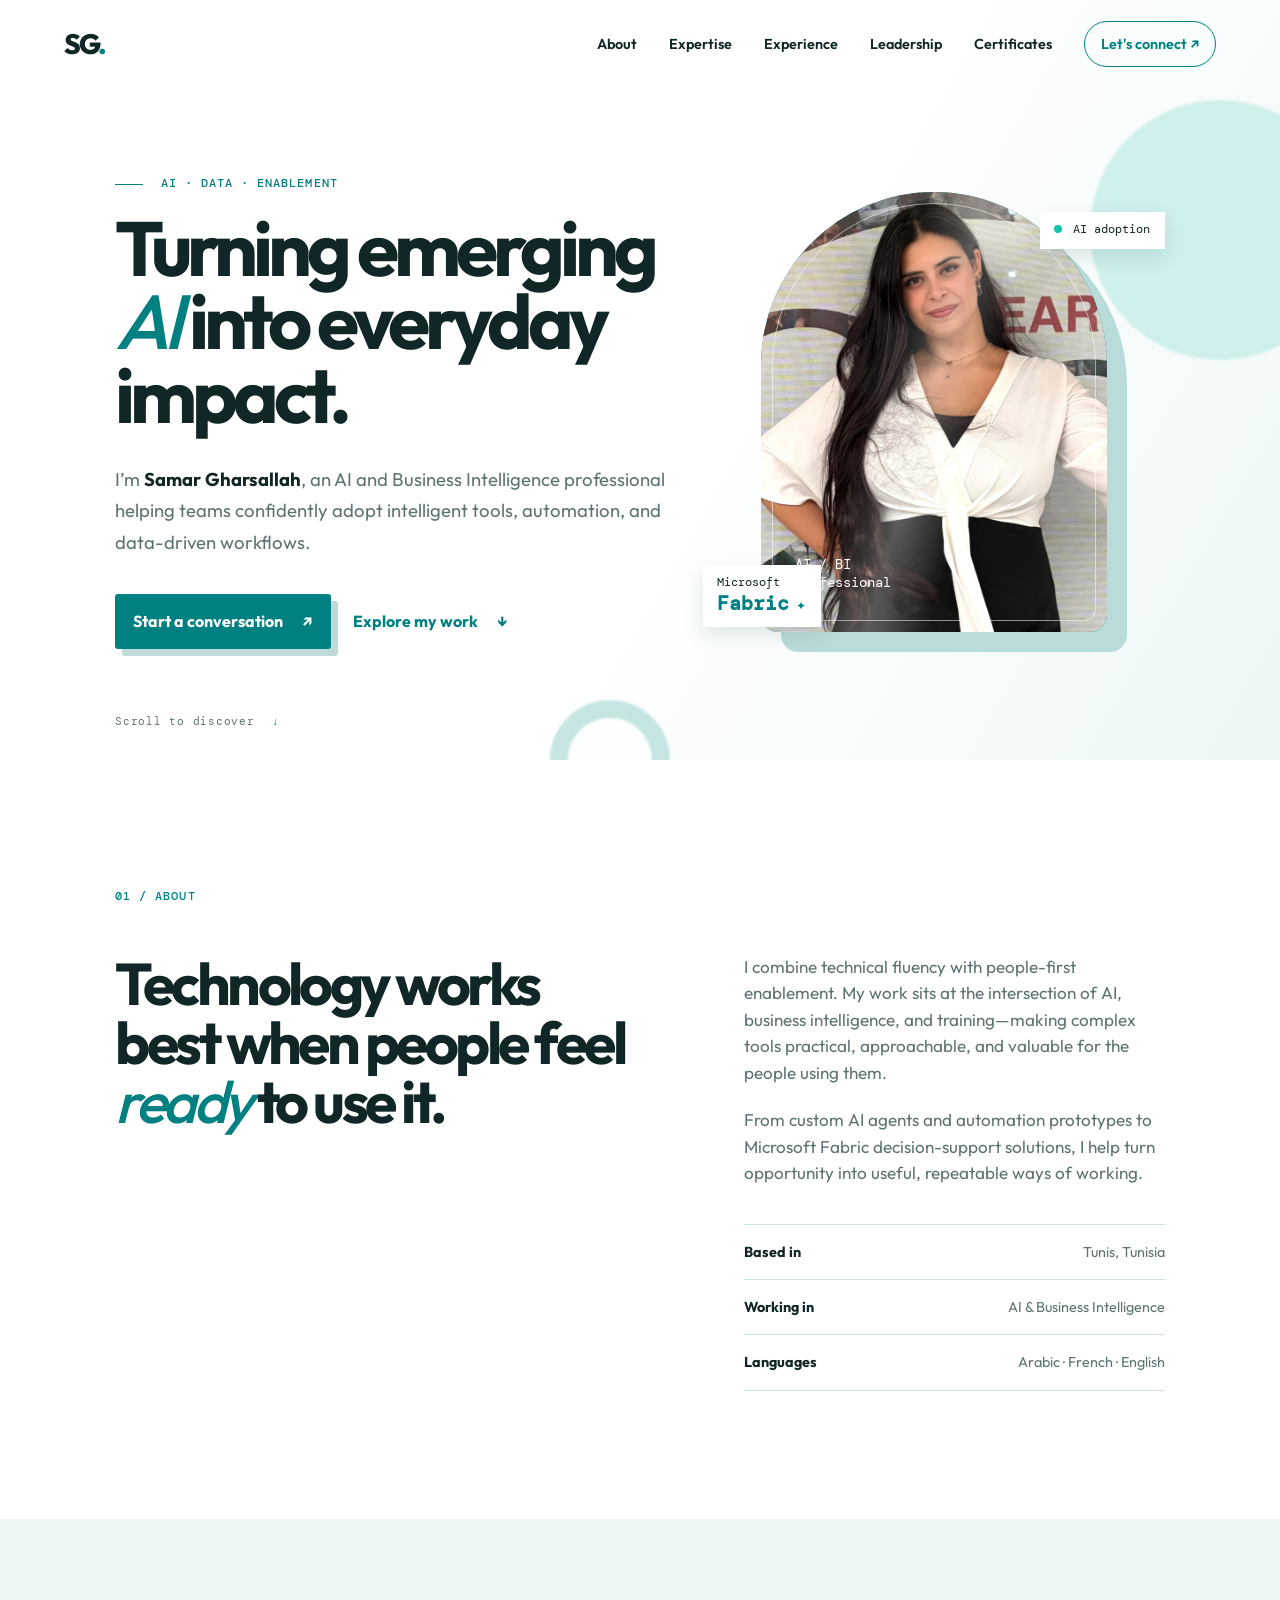
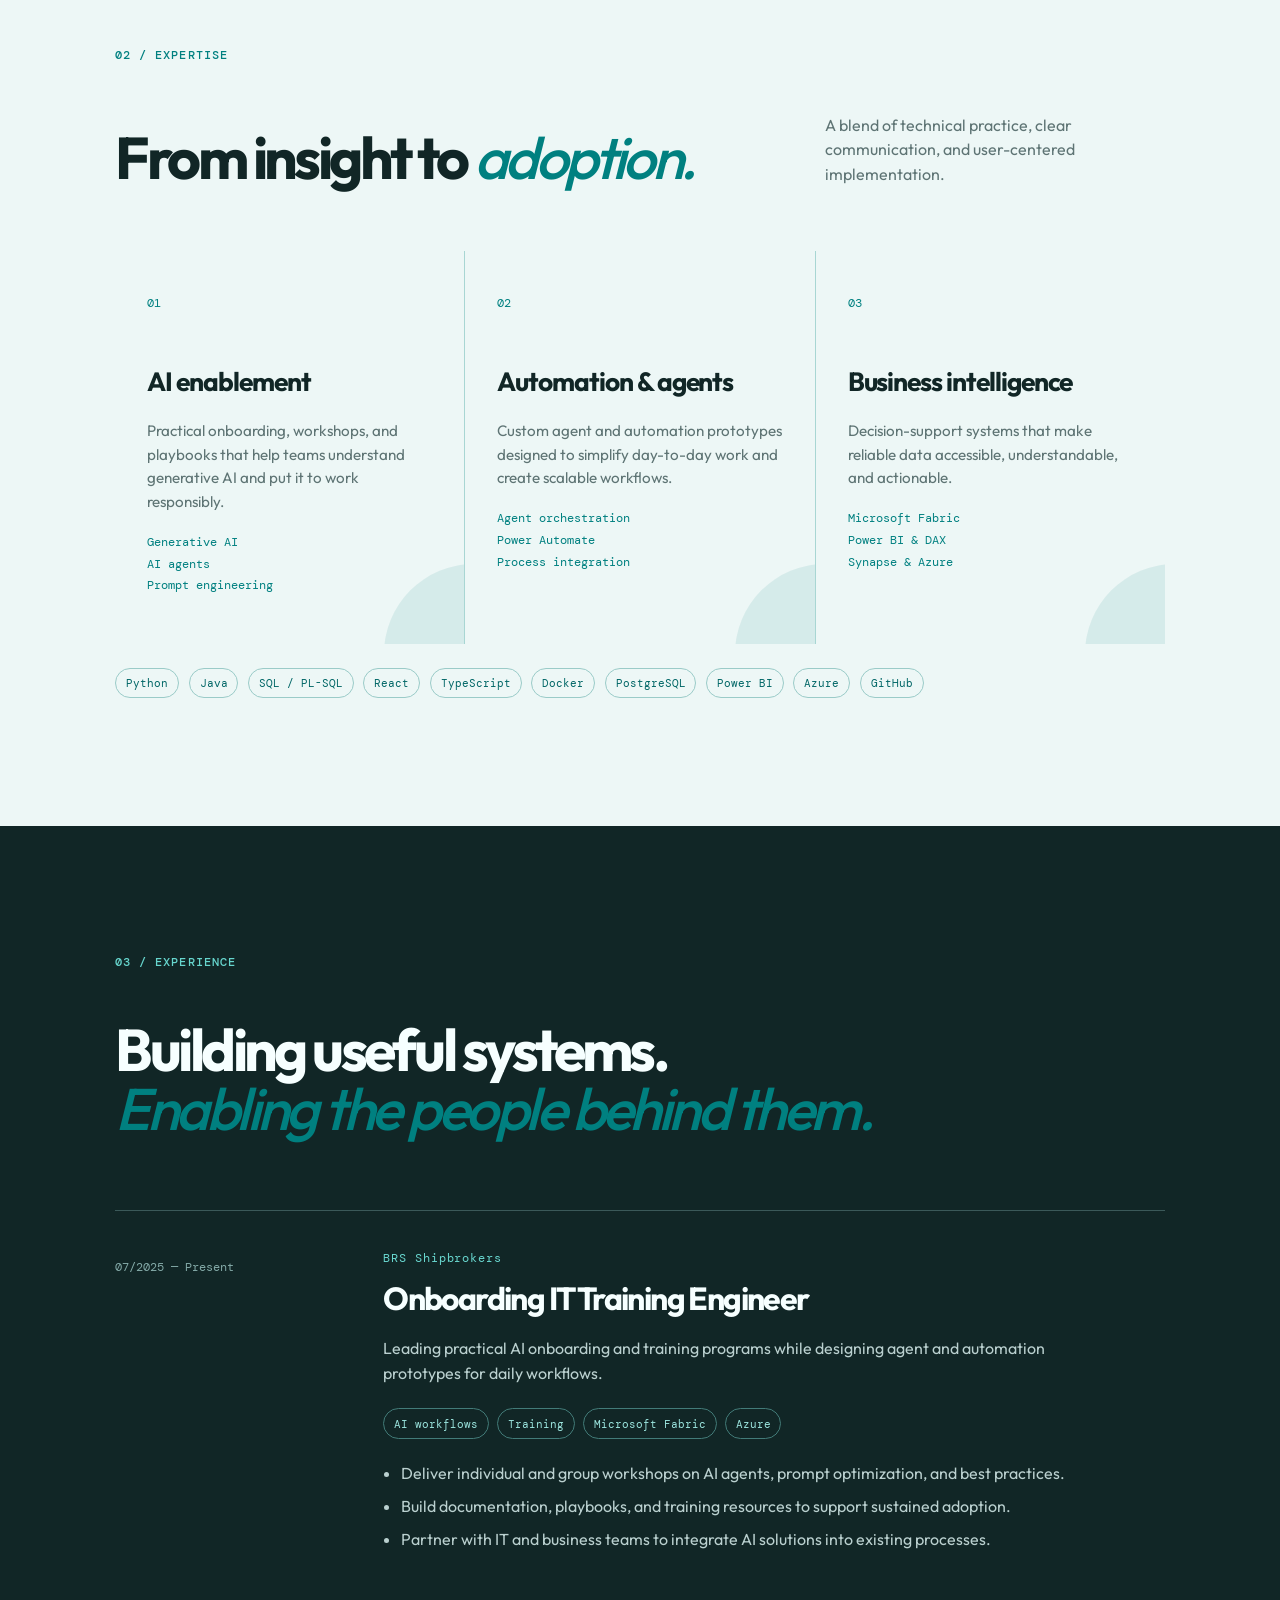
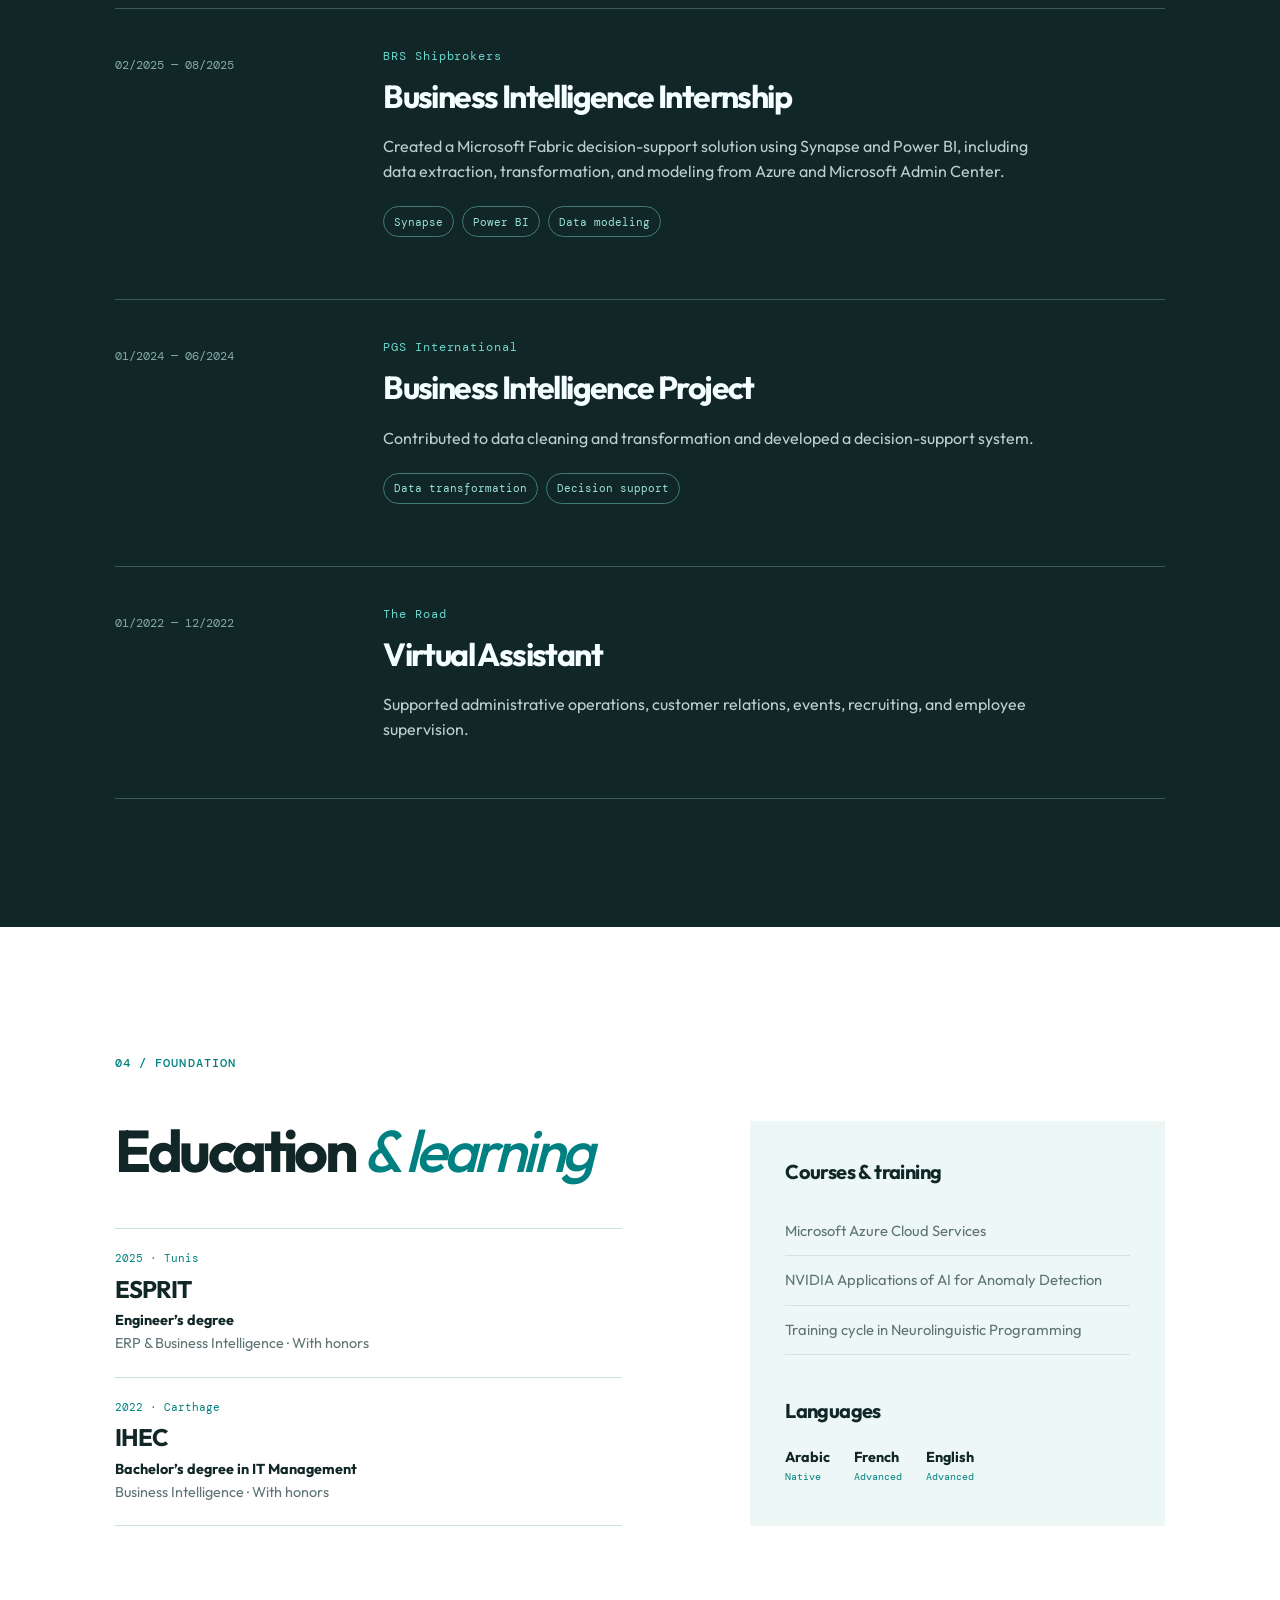
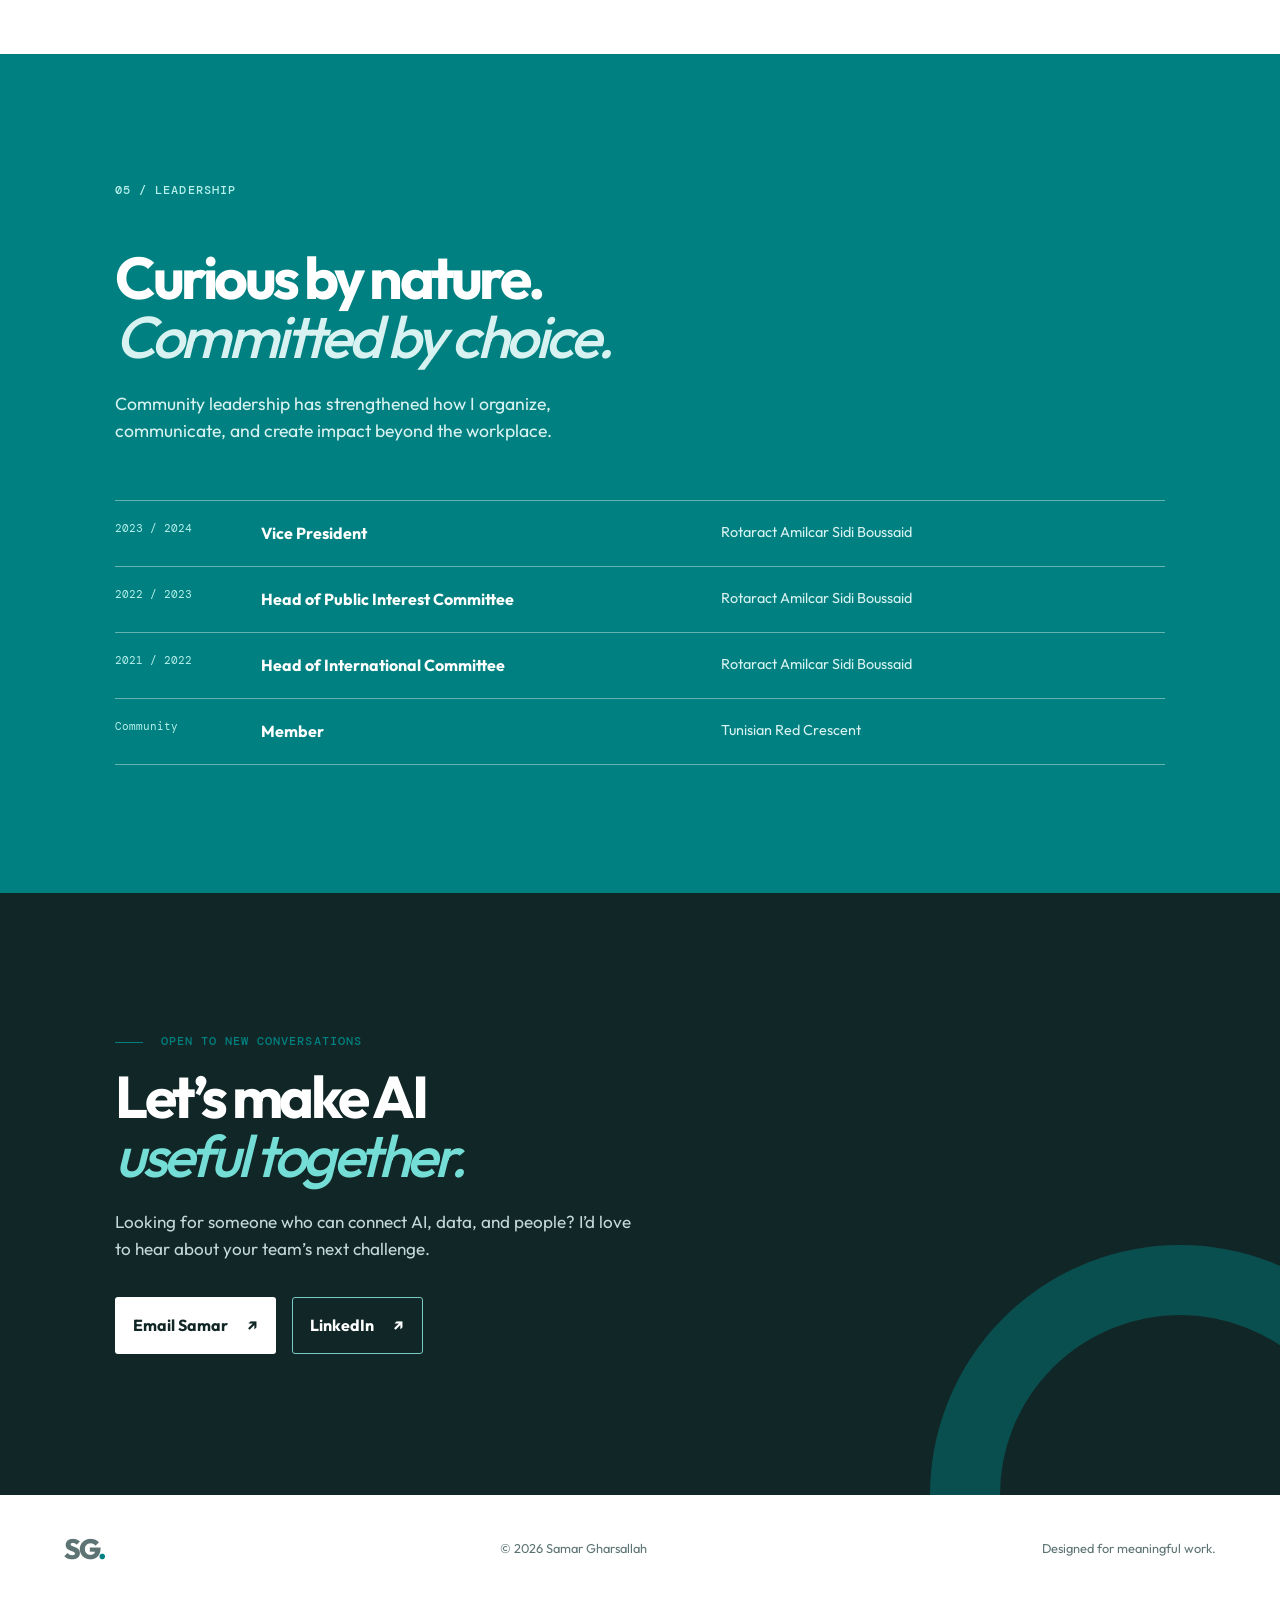
<file: index.html>
<!doctype html>
<html lang="en">
<head>
  <meta charset="UTF-8" />
  <meta name="viewport" content="width=device-width, initial-scale=1.0" />
  <meta name="description" content="Samar Gharsallah is an AI and Business Intelligence professional specializing in AI adoption, training, automation, Microsoft Fabric, Azure, and decision support." />
  <meta name="theme-color" content="#008080" />
  <title>Samar Gharsallah — AI & Business Intelligence</title>
  <link rel="preconnect" href="https://fonts.googleapis.com" />
  <link rel="preconnect" href="https://fonts.gstatic.com" crossorigin />
  <link href="https://fonts.googleapis.com/css2?family=DM+Mono:wght@400;500&family=Outfit:wght@400;500;600;700;800&display=swap" rel="stylesheet" />
  <link rel="stylesheet" href="styles.css" />
</head>
<body>
  <a class="skip-link" href="#main">Skip to content</a>
  <header class="site-header">
    <a class="brand" href="#top" aria-label="Samar Gharsallah home">SG<span>.</span></a>
    <button class="menu-toggle" type="button" aria-expanded="false" aria-controls="site-nav"><span></span><span></span><span></span><span class="sr-only">Open navigation</span></button>
    <nav id="site-nav" class="site-nav" aria-label="Main navigation">
      <a href="#about">About</a><a href="#expertise">Expertise</a><a href="#experience">Experience</a><a href="#leadership">Leadership</a>
      <a class="nav-contact" href="#contact">Let's connect <span aria-hidden="true">↗</span></a>
    </nav>
  </header>

  <main id="main">
    <section id="top" class="hero">
      <div class="hero-orb orb-one"></div><div class="hero-orb orb-two"></div>
      <div class="hero-copy reveal">
        <p class="eyebrow"><span></span> AI · DATA · ENABLEMENT</p>
        <h1>Turning emerging <em>AI</em> into everyday impact.</h1>
        <p class="hero-intro">I’m <strong>Samar Gharsallah</strong>, an AI and Business Intelligence professional helping teams confidently adopt intelligent tools, automation, and data-driven workflows.</p>
        <div class="hero-actions">
          <a class="button button-primary" href="mailto:samargharsallah2@gmail.com">Start a conversation <span aria-hidden="true">↗</span></a>
          <a class="button button-text" href="#experience">Explore my work <span aria-hidden="true">↓</span></a>
        </div>
      </div>
      <div class="hero-visual reveal">
        <div class="portrait-card" role="img" aria-label="Stylized portrait placeholder for Samar Gharsallah; add her supplied photo to assets to replace this treatment.">
          <div class="portrait-fallback"><span>S</span><span>G</span></div>
          <p>AI / BI<br />Professional</p>
        </div>
        <div class="floating-card card-top"><span class="dot"></span> AI adoption</div>
        <div class="floating-card card-bottom">Microsoft<br /><strong>Fabric</strong> <span>✦</span></div>
      </div>
      <div class="scroll-note">Scroll to discover <span aria-hidden="true">↓</span></div>
    </section>

    <section id="about" class="section about">
      <div class="section-label reveal">01 / ABOUT</div>
      <div class="about-grid">
        <h2 class="reveal">Technology works best when people feel <em>ready</em> to use it.</h2>
        <div class="about-copy reveal">
          <p>I combine technical fluency with people-first enablement. My work sits at the intersection of AI, business intelligence, and training—making complex tools practical, approachable, and valuable for the people using them.</p>
          <p>From custom AI agents and automation prototypes to Microsoft Fabric decision-support solutions, I help turn opportunity into useful, repeatable ways of working.</p>
          <div class="quick-facts"><div><strong>Based in</strong><span>Tunis, Tunisia</span></div><div><strong>Working in</strong><span>AI & Business Intelligence</span></div><div><strong>Languages</strong><span>Arabic · French · English</span></div></div>
        </div>
      </div>
    </section>

    <section id="expertise" class="section expertise">
      <div class="section-label reveal">02 / EXPERTISE</div>
      <div class="section-heading reveal"><h2>From insight to <em>adoption.</em></h2><p>A blend of technical practice, clear communication, and user-centered implementation.</p></div>
      <div class="expertise-grid">
        <article class="expertise-card reveal"><span class="card-number">01</span><h3>AI enablement</h3><p>Practical onboarding, workshops, and playbooks that help teams understand generative AI and put it to work responsibly.</p><ul><li>Generative AI</li><li>AI agents</li><li>Prompt engineering</li></ul></article>
        <article class="expertise-card reveal"><span class="card-number">02</span><h3>Automation & agents</h3><p>Custom agent and automation prototypes designed to simplify day-to-day work and create scalable workflows.</p><ul><li>Agent orchestration</li><li>Power Automate</li><li>Process integration</li></ul></article>
        <article class="expertise-card reveal"><span class="card-number">03</span><h3>Business intelligence</h3><p>Decision-support systems that make reliable data accessible, understandable, and actionable.</p><ul><li>Microsoft Fabric</li><li>Power BI & DAX</li><li>Synapse & Azure</li></ul></article>
      </div>
      <div class="skills-strip reveal"><span>Python</span><span>Java</span><span>SQL / PL-SQL</span><span>React</span><span>TypeScript</span><span>Docker</span><span>PostgreSQL</span><span>Power BI</span><span>Azure</span><span>GitHub</span></div>
    </section>

    <section id="experience" class="section experience">
      <div class="section-label reveal">03 / EXPERIENCE</div>
      <div class="section-heading reveal"><h2>Building useful systems.<br /><em>Enabling the people behind them.</em></h2></div>
      <div class="timeline">
        <article class="timeline-item featured reveal"><div class="timeline-date">07/2025 — Present</div><div class="timeline-content"><p class="role-type">BRS Shipbrokers</p><h3>Onboarding IT Training Engineer</h3><p>Leading practical AI onboarding and training programs while designing agent and automation prototypes for daily workflows.</p><div class="tag-list"><span>AI workflows</span><span>Training</span><span>Microsoft Fabric</span><span>Azure</span></div><ul><li>Deliver individual and group workshops on AI agents, prompt optimization, and best practices.</li><li>Build documentation, playbooks, and training resources to support sustained adoption.</li><li>Partner with IT and business teams to integrate AI solutions into existing processes.</li></ul></div></article>
        <article class="timeline-item reveal"><div class="timeline-date">02/2025 — 08/2025</div><div class="timeline-content"><p class="role-type">BRS Shipbrokers</p><h3>Business Intelligence Internship</h3><p>Created a Microsoft Fabric decision-support solution using Synapse and Power BI, including data extraction, transformation, and modeling from Azure and Microsoft Admin Center.</p><div class="tag-list"><span>Synapse</span><span>Power BI</span><span>Data modeling</span></div></div></article>
        <article class="timeline-item reveal"><div class="timeline-date">01/2024 — 06/2024</div><div class="timeline-content"><p class="role-type">PGS International</p><h3>Business Intelligence Project</h3><p>Contributed to data cleaning and transformation and developed a decision-support system.</p><div class="tag-list"><span>Data transformation</span><span>Decision support</span></div></div></article>
        <article class="timeline-item reveal"><div class="timeline-date">01/2022 — 12/2022</div><div class="timeline-content"><p class="role-type">The Road</p><h3>Virtual Assistant</h3><p>Supported administrative operations, customer relations, events, recruiting, and employee supervision.</p></div></article>
      </div>
    </section>

    <section class="section credentials">
      <div class="section-label reveal">04 / FOUNDATION</div>
      <div class="credentials-grid">
        <div class="education reveal"><h2>Education <em>& learning</em></h2><article><p>2025 · Tunis</p><h3>ESPRIT</h3><strong>Engineer’s degree</strong><span>ERP & Business Intelligence · With honors</span></article><article><p>2022 · Carthage</p><h3>IHEC</h3><strong>Bachelor’s degree in IT Management</strong><span>Business Intelligence · With honors</span></article></div>
        <div class="learning reveal"><h3>Courses & training</h3><ul><li>Microsoft Azure Cloud Services</li><li>NVIDIA Applications of AI for Anomaly Detection</li><li>Training cycle in Neurolinguistic Programming</li></ul><h3 class="language-title">Languages</h3><div class="languages"><div><strong>Arabic</strong><span>Native</span></div><div><strong>French</strong><span>Advanced</span></div><div><strong>English</strong><span>Advanced</span></div></div></div>
      </div>
    </section>

    <section id="leadership" class="section leadership">
      <div class="leadership-inner reveal"><div class="section-label">05 / LEADERSHIP</div><h2>Curious by nature.<br /><em>Committed by choice.</em></h2><p>Community leadership has strengthened how I organize, communicate, and create impact beyond the workplace.</p><div class="leadership-list"><div><span>2023 / 2024</span><strong>Vice President</strong><em>Rotaract Amilcar Sidi Boussaid</em></div><div><span>2022 / 2023</span><strong>Head of Public Interest Committee</strong><em>Rotaract Amilcar Sidi Boussaid</em></div><div><span>2021 / 2022</span><strong>Head of International Committee</strong><em>Rotaract Amilcar Sidi Boussaid</em></div><div><span>Community</span><strong>Member</strong><em>Tunisian Red Crescent</em></div></div></div>
    </section>

    <section id="contact" class="contact-section">
      <div class="contact-orb"></div><p class="eyebrow reveal"><span></span> OPEN TO NEW CONVERSATIONS</p><h2 class="reveal">Let’s make AI<br /><em>useful together.</em></h2><p class="contact-intro reveal">Looking for someone who can connect AI, data, and people? I’d love to hear about your team’s next challenge.</p><div class="contact-actions reveal"><a class="button button-light" href="mailto:samargharsallah2@gmail.com">Email Samar <span aria-hidden="true">↗</span></a><a class="button button-outline" href="https://www.linkedin.com/in/samar-gharsallah-672684224" target="_blank" rel="noopener noreferrer">LinkedIn <span aria-hidden="true">↗</span></a></div>
    </section>
  </main>
  <footer><a class="brand" href="#top" aria-label="Back to top">SG<span>.</span></a><p>© <span id="year"></span> Samar Gharsallah</p><p>Designed for meaningful work.</p></footer>
  <script src="script.js"></script>
</body>
</html>
</file>
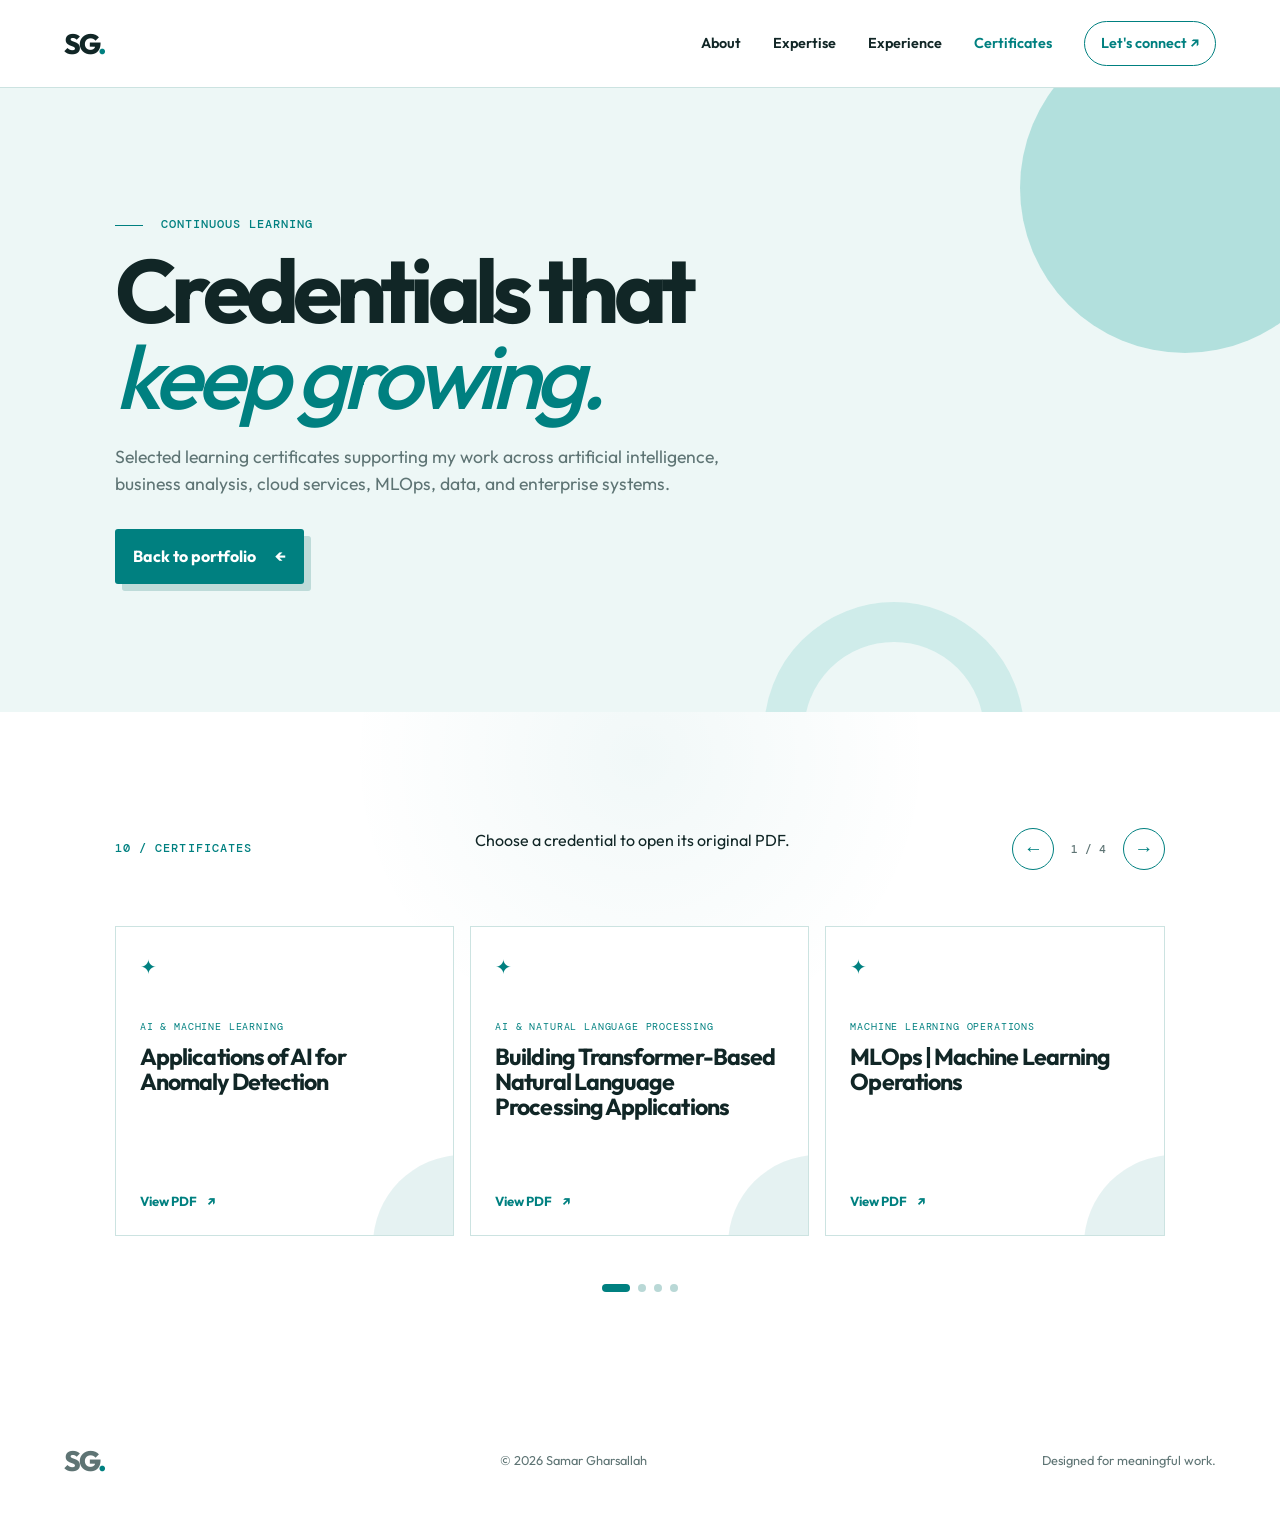
<file: certificates.html>
<!doctype html>
<html lang="en">
<head>
  <meta charset="UTF-8" />
  <meta name="viewport" content="width=device-width, initial-scale=1.0" />
  <meta name="description" content="Professional learning certificates for Samar Gharsallah, AI and Business Intelligence professional." />
  <meta name="theme-color" content="#008080" />
  <title>Certificates | Samar Gharsallah</title>
  <link rel="preconnect" href="https://fonts.googleapis.com" />
  <link rel="preconnect" href="https://fonts.gstatic.com" crossorigin />
  <link href="https://fonts.googleapis.com/css2?family=DM+Mono:wght@400;500&family=Outfit:wght@400;500;600;700;800&display=swap" rel="stylesheet" />
  <link rel="stylesheet" href="styles.css" />
  <link rel="stylesheet" href="certificates.css" />
</head>
<body>
  <a class="skip-link" href="#main">Skip to content</a>
  <header class="site-header certificates-header">
    <a class="brand" href="index.html" aria-label="Samar Gharsallah home">SG<span>.</span></a>
    <button class="menu-toggle" type="button" aria-expanded="false" aria-controls="site-nav"><span></span><span></span><span></span><span class="sr-only">Open navigation</span></button>
    <nav id="site-nav" class="site-nav" aria-label="Main navigation">
      <a href="index.html#about">About</a><a href="index.html#expertise">Expertise</a><a href="index.html#experience">Experience</a><a aria-current="page" href="certificates.html">Certificates</a>
      <a class="nav-contact" href="index.html#contact">Let's connect <span aria-hidden="true">↗</span></a>
    </nav>
  </header>

  <main id="main">
    <section class="certificates-hero">
      <div class="certificate-orb orb-a"></div><div class="certificate-orb orb-b"></div>
      <p class="eyebrow"><span></span> CONTINUOUS LEARNING</p>
      <h1>Credentials that<br /><em>keep growing.</em></h1>
      <p>Selected learning certificates supporting my work across artificial intelligence, business analysis, cloud services, MLOps, data, and enterprise systems.</p>
      <a class="button button-primary" href="index.html">Back to portfolio <span aria-hidden="true">←</span></a>
    </section>

    <section class="certificate-section">
      <div class="certificate-heading"><p class="section-label">10 / CERTIFICATES</p><p>Choose a credential to open its original PDF.</p></div>
      <div class="certificate-grid">
        <article class="certificate-card"><span class="certificate-icon" aria-hidden="true">✦</span><p class="certificate-category">AI & MACHINE LEARNING</p><h2>Applications of AI for Anomaly Detection</h2><a href="assets/certificates/Applications%20of%20AI%20for%20Anomaly%20Detection.pdf" target="_blank" rel="noopener noreferrer">View PDF <span aria-hidden="true">↗</span></a></article>
        <article class="certificate-card"><span class="certificate-icon" aria-hidden="true">✦</span><p class="certificate-category">AI & NATURAL LANGUAGE PROCESSING</p><h2>Building Transformer-Based Natural Language Processing Applications</h2><a href="assets/certificates/Building%20Transformer-Based%20Natural%20Language%20Processing%20Applications.pdf" target="_blank" rel="noopener noreferrer">View PDF <span aria-hidden="true">↗</span></a></article>
        <article class="certificate-card"><span class="certificate-icon" aria-hidden="true">✦</span><p class="certificate-category">MACHINE LEARNING OPERATIONS</p><h2>MLOps | Machine Learning Operations</h2><a href="assets/certificates/MLOps%20%7C%20Machine%20Learning%20Operations.pdf" target="_blank" rel="noopener noreferrer">View PDF <span aria-hidden="true">↗</span></a></article>
        <article class="certificate-card"><span class="certificate-icon" aria-hidden="true">✦</span><p class="certificate-category">CLOUD SERVICES</p><h2>Microsoft Azure Cloud Services</h2><a href="assets/certificates/Microsoft%20Azure%20Cloud%20Services.pdf" target="_blank" rel="noopener noreferrer">View PDF <span aria-hidden="true">↗</span></a></article>
        <article class="certificate-card"><span class="certificate-icon" aria-hidden="true">✦</span><p class="certificate-category">CLOUD SERVICES</p><h2>Azure Services & Lifecycles</h2><a href="assets/certificates/azure%20services%20and%20lifecycles%20certif%202.pdf" target="_blank" rel="noopener noreferrer">View PDF <span aria-hidden="true">↗</span></a></article>
        <article class="certificate-card"><span class="certificate-icon" aria-hidden="true">✦</span><p class="certificate-category">CLOUD & SECURITY</p><h2>Azure Management Tools & Security Solutions</h2><a href="assets/certificates/azure%20management%20tools%20and%20security%20solutions%20certif%203.pdf" target="_blank" rel="noopener noreferrer">View PDF <span aria-hidden="true">↗</span></a></article>
        <article class="certificate-card"><span class="certificate-icon" aria-hidden="true">✦</span><p class="certificate-category">BUSINESS ANALYSIS</p><h2>Business Analysis Fundamentals</h2><a href="assets/certificates/business-analysis-fundamentals%201.pdf" target="_blank" rel="noopener noreferrer">View PDF <span aria-hidden="true">↗</span></a></article>
        <article class="certificate-card"><span class="certificate-icon" aria-hidden="true">✦</span><p class="certificate-category">DATA & BUSINESS INTELLIGENCE</p><h2>Data for Business Analysts Using Microsoft Excel</h2><a href="assets/certificates/Data%20for%20Business%20Analysts%20Using%20Microsoft%20Excel%202.pdf" target="_blank" rel="noopener noreferrer">View PDF <span aria-hidden="true">↗</span></a></article>
        <article class="certificate-card"><span class="certificate-icon" aria-hidden="true">✦</span><p class="certificate-category">ENTERPRISE SYSTEMS</p><h2>Implementing an SAP Solution</h2><a href="assets/certificates/Implementing%20an%20SAP%20Solution.pdf" target="_blank" rel="noopener noreferrer">View PDF <span aria-hidden="true">↗</span></a></article>
        <article class="certificate-card"><span class="certificate-icon" aria-hidden="true">✦</span><p class="certificate-category">CRM & CUSTOMER EXPERIENCE</p><h2>Introduction to CRM with HubSpot</h2><a href="assets/certificates/Introduction%20to%20CRM%20with%20HubSpot.pdf" target="_blank" rel="noopener noreferrer">View PDF <span aria-hidden="true">↗</span></a></article>
        <article class="certificate-card"><span class="certificate-icon" aria-hidden="true">✦</span><p class="certificate-category">IT SERVICE MANAGEMENT</p><h2>Working with a Ticketing System</h2><a href="assets/certificates/Working%20with%20a%20ticketing%20system.pdf" target="_blank" rel="noopener noreferrer">View PDF <span aria-hidden="true">↗</span></a></article>
      </div>
    </section>
  </main>
  <footer><a class="brand" href="index.html" aria-label="Samar Gharsallah home">SG<span>.</span></a><p>© <span id="year"></span> Samar Gharsallah</p><p>Designed for meaningful work.</p></footer>
  <script src="script.js"></script>
</body>
</html>
</file>
<file: styles.css>
:root{--teal:#008080;--deep:#006666;--ink:#112626;--muted:#5e7474;--paper:#fff;--mist:#edf7f6;--line:#cce3e1;--display:'Outfit',sans-serif;--mono:'DM Mono',monospace}*{box-sizing:border-box}html{scroll-behavior:smooth}body{margin:0;background:var(--paper);color:var(--ink);font-family:var(--display);font-size:16px;line-height:1.55}a{color:inherit;text-decoration:none}.skip-link{position:fixed;top:-5rem;left:1rem;background:var(--ink);color:#fff;padding:.7rem 1rem;z-index:100}.skip-link:focus{top:1rem}.site-header{height:88px;display:flex;align-items:center;justify-content:space-between;padding:0 clamp(1.3rem,5vw,6rem);position:absolute;top:0;width:100%;z-index:10}.brand{font-size:1.75rem;font-weight:800;letter-spacing:-.08em}.brand span{color:var(--teal)}.site-nav{display:flex;align-items:center;gap:2rem;font-size:.9rem;font-weight:600}.site-nav>a:not(.nav-contact){position:relative}.site-nav>a:not(.nav-contact):after{content:'';position:absolute;height:2px;width:0;background:var(--teal);left:0;bottom:-5px;transition:width .25s}.site-nav>a:hover:after{width:100%}.nav-contact{border:1px solid var(--teal);padding:.65rem 1rem;border-radius:999px;color:var(--teal)}.menu-toggle{display:none;background:none;border:0;padding:.5rem}.menu-toggle span:not(.sr-only){display:block;background:var(--ink);height:2px;width:25px;margin:5px}.sr-only{position:absolute;width:1px;height:1px;overflow:hidden;clip:rect(0,0,0,0)}.hero{min-height:760px;display:grid;grid-template-columns:1.12fr .88fr;align-items:center;padding:8rem clamp(1.3rem,9vw,11rem) 4rem;position:relative;overflow:hidden;background:linear-gradient(120deg,#fff 55%,var(--mist))}.hero-copy{position:relative;z-index:2}.eyebrow,.section-label{font-family:var(--mono);letter-spacing:.09em;font-size:.72rem;color:var(--teal);font-weight:500}.eyebrow span{display:inline-block;width:28px;height:1px;background:currentColor;vertical-align:middle;margin-right:.6rem}h1,h2,h3,p{margin-top:0}h1{font-size:clamp(3.25rem,6vw,6.5rem);line-height:.96;letter-spacing:-.065em;max-width:770px;margin:1.1rem 0 2rem;font-weight:700}h1 em,h2 em{font-weight:500;color:var(--teal)}.hero-intro{font-size:1.16rem;max-width:590px;color:var(--muted);line-height:1.7}.hero-intro strong{color:var(--ink)}.hero-actions,.contact-actions{display:flex;gap:1rem;flex-wrap:wrap;margin-top:2.2rem}.button{font-weight:700;display:inline-flex;align-items:center;gap:1.2rem;border-radius:3px;padding:.95rem 1.1rem;transition:transform .2s,background .2s}.button:hover{transform:translateY(-3px)}.button-primary{background:var(--teal);color:#fff;box-shadow:7px 7px 0 #bedbd9}.button-text{color:var(--teal);padding-inline:.4rem}.hero-visual{height:540px;position:relative;display:flex;justify-content:center;align-items:center}.portrait-card{width:min(360px,75%);height:440px;border-radius:180px 180px 18px 18px;background:var(--teal);overflow:hidden;position:relative;box-shadow:20px 20px 0 #b9dcda;isolation:isolate}.portrait-card:before{content:'';position:absolute;inset:11px;border:1px solid rgba(255,255,255,.52);border-radius:170px 170px 12px 12px}.portrait-fallback{height:100%;display:flex;align-items:center;justify-content:center;gap:.02em;font-size:clamp(7rem,15vw,12rem);font-weight:800;letter-spacing:-.13em;color:#d8f0ee;background:radial-gradient(circle at 50% 35%,#22a5a1,transparent 45%),repeating-linear-gradient(130deg,transparent 0 16px,rgba(255,255,255,.08) 17px 18px)}.portrait-card p{position:absolute;bottom:27px;left:34px;color:#fff;z-index:1;font-size:.85rem;font-family:var(--mono);line-height:1.3}.floating-card{position:absolute;background:#fff;padding:.7rem .9rem;box-shadow:0 8px 20px rgba(0,80,80,.13);font-family:var(--mono);font-size:.72rem;line-height:1.25}.card-top{top:70px;right:0}.dot{width:8px;height:8px;background:#11c5a9;border-radius:50%;display:inline-block;margin-right:4px}.card-bottom{bottom:55px;left:0}.card-bottom strong{color:var(--teal);font-size:1.25rem}.card-bottom span{color:var(--teal)}.orb-one,.orb-two{position:absolute;border-radius:50%;filter:blur(1px);opacity:.6}.orb-one{width:260px;height:260px;background:#b6e9e4;right:-70px;top:100px}.orb-two{width:120px;height:120px;border:18px solid #a1d6d2;left:43%;bottom:-60px}.scroll-note{position:absolute;bottom:2rem;left:clamp(1.3rem,9vw,11rem);font: .67rem var(--mono);letter-spacing:.07em;color:var(--muted)}.scroll-note span{color:var(--teal);margin-left:.6rem}.section{padding:clamp(5rem,10vw,10rem) clamp(1.3rem,9vw,11rem)}.section-label{margin-bottom:3rem}.about{background:#fff}.about-grid{display:grid;grid-template-columns:1.1fr .9fr;gap:clamp(3rem,9vw,10rem)}h2{font-size:clamp(2.4rem,4.6vw,5rem);line-height:1;letter-spacing:-.06em;margin:0}.about-copy{color:var(--muted);font-size:1.07rem}.about-copy p{margin-bottom:1.3rem}.quick-facts{border-top:1px solid var(--line);margin-top:2.3rem}.quick-facts div{padding:1rem 0;border-bottom:1px solid var(--line);display:flex;justify-content:space-between;gap:1rem;font-size:.9rem}.quick-facts strong{color:var(--ink)}.expertise{background:var(--mist)}.section-heading{display:flex;justify-content:space-between;align-items:end;gap:2rem;margin-bottom:4rem}.section-heading p{max-width:340px;color:var(--muted);margin:0}.expertise-grid{display:grid;grid-template-columns:repeat(3,1fr);gap:1px;background:#a8d6d3}.expertise-card{background:var(--mist);padding:2.4rem 2rem;min-height:330px;transition:background .25s,transform .25s}.expertise-card:hover{background:#fff;transform:translateY(-8px)}.card-number{font: .72rem var(--mono);color:var(--teal)}.expertise-card h3{font-size:1.65rem;letter-spacing:-.04em;margin:3rem 0 1rem}.expertise-card p{color:var(--muted);font-size:.95rem}.expertise-card ul{list-style:none;padding:0;font: .75rem var(--mono);color:var(--teal)}.expertise-card li{padding-top:.35rem}.skills-strip{margin-top:1.5rem;display:flex;gap:.6rem;flex-wrap:wrap}.skills-strip span,.tag-list span{font: .7rem var(--mono);padding:.46rem .62rem;border:1px solid #9acbc8;color:var(--deep);border-radius:999px}.experience{background:var(--ink);color:#f6ffff}.experience .section-label{color:#67d6ce}.experience .section-heading{margin-bottom:4.5rem}.timeline{border-top:1px solid #3b5959}.timeline-item{display:grid;grid-template-columns:220px 1fr;gap:3rem;padding:2.5rem 0;border-bottom:1px solid #3b5959}.timeline-date{font: .75rem var(--mono);color:#84aaa8;padding-top:.5rem}.role-type{font: .72rem var(--mono);color:#69d8d0;letter-spacing:.08em;margin-bottom:.5rem}.timeline-content h3{font-size:clamp(1.65rem,2.5vw,2.5rem);letter-spacing:-.05em;margin-bottom:.8rem}.timeline-content>p:not(.role-type){max-width:680px;color:#bad0cf}.tag-list{display:flex;gap:.5rem;flex-wrap:wrap;margin:1.4rem 0}.tag-list span{color:#9be4de;border-color:#427b78}.timeline-content ul{color:#bad0cf;padding-left:1.1rem;max-width:700px}.timeline-content li{margin:.5rem 0}.credentials{background:#fff}.credentials-grid{display:grid;grid-template-columns:1.1fr .9fr;gap:clamp(3rem,10vw,12rem)}.education h2{margin-bottom:3rem}.education article{border-top:1px solid var(--line);padding:1.4rem 0}.education article:last-child{border-bottom:1px solid var(--line)}.education article p{font:.7rem var(--mono);color:var(--teal);margin-bottom:.35rem}.education h3{font-size:1.5rem;margin:.1rem 0;letter-spacing:-.04em}.education strong,.education span{display:block;font-size:.9rem}.education span{color:var(--muted)}.learning{background:var(--mist);padding:2.2rem}.learning h3{font-size:1.25rem;letter-spacing:-.03em}.learning ul{padding:0;list-style:none}.learning li{padding:.8rem 0;border-bottom:1px solid #cfe4e3;color:var(--muted);font-size:.92rem}.language-title{margin-top:2.5rem}.languages{display:flex;gap:1.5rem}.languages div{display:grid;gap:.1rem}.languages strong{font-size:.9rem}.languages span{font: .65rem var(--mono);color:var(--teal)}.leadership{background:var(--teal);color:#fff}.leadership .section-label{color:#b5f0eb}.leadership-inner>p{max-width:530px;color:#d7f2f0;margin:1.5rem 0 3.5rem;font-size:1.1rem}.leadership h2 em{color:#d7f2f0}.leadership-list{border-top:1px solid rgba(255,255,255,.4)}.leadership-list>div{display:grid;grid-template-columns:130px 1fr 1fr;gap:1rem;padding:1.25rem 0;border-bottom:1px solid rgba(255,255,255,.4)}.leadership-list span{font: .7rem var(--mono);color:#b5f0eb}.leadership-list strong{font-size:1rem}.leadership-list em{font-size:.9rem;color:#d7f2f0;font-style:normal}.contact-section{background:var(--ink);color:#fff;padding:clamp(5rem,11vw,10rem) clamp(1.3rem,9vw,11rem);position:relative;overflow:hidden}.contact-section h2{position:relative;z-index:1;margin:1rem 0 1.5rem}.contact-section h2 em{color:#74ddd6}.contact-intro{max-width:530px;color:#c3d9d8;position:relative;z-index:1;font-size:1.07rem}.button-light{background:#fff;color:var(--ink)}.button-outline{border:1px solid #79c9c4;color:#fff}.phone-link{font-size:clamp(1.1rem,2vw,1.6rem);font-weight:600;display:inline-block;margin-top:3rem;position:relative;z-index:1}.phone-link:hover{text-decoration:underline}.contact-orb{position:absolute;width:500px;height:500px;border:70px solid rgba(0,128,128,.45);border-radius:50%;right:-150px;bottom:-250px}footer{display:flex;justify-content:space-between;align-items:center;padding:2rem clamp(1.3rem,5vw,6rem);font-size:.8rem;color:var(--muted)}footer p{margin:0}.reveal{opacity:0;transform:translateY(25px);transition:opacity .65s ease,transform .65s ease}.reveal.visible{opacity:1;transform:none}@media(max-width:780px){.site-header{height:70px}.menu-toggle{display:block;z-index:12}.site-nav{display:none;position:absolute;top:0;right:0;width:min(270px,85vw);min-height:100vh;background:#fff;box-shadow:-10px 0 30px rgba(0,0,0,.1);padding:6rem 2rem;align-items:flex-start;flex-direction:column;gap:1.7rem}.site-nav.open{display:flex}.hero{grid-template-columns:1fr;padding-top:7.5rem;min-height:unset}.hero-visual{height:400px;margin-top:1rem}.portrait-card{height:350px;width:260px}.hero h1{font-size:clamp(3rem,14vw,4.7rem)}.scroll-note{display:none}.about-grid,.credentials-grid{grid-template-columns:1fr;gap:2.5rem}.section-heading{display:block}.section-heading p{margin-top:1.3rem}.expertise-grid{grid-template-columns:1fr}.expertise-card{min-height:unset}.timeline-item{grid-template-columns:1fr;gap:.7rem}.leadership-list>div{grid-template-columns:1fr;gap:.25rem}.contact-orb{width:340px;height:340px;border-width:48px}.section{padding-top:5rem;padding-bottom:5rem}footer{gap:1rem;flex-wrap:wrap}.hero-actions .button{font-size:.9rem}}@media(prefers-reduced-motion:reduce){html{scroll-behavior:auto}*,*:before,*:after{animation-duration:.01ms!important;animation-iteration-count:1!important;transition-duration:.01ms!important}.reveal{opacity:1;transform:none}}
</file>
<file: certificates.css>
.certificates-header{position:relative;background:#fff;border-bottom:1px solid var(--line)}.certificates-header .site-nav a[aria-current='page']{color:var(--teal)}.certificates-hero{background:var(--mist);min-height:500px;padding:clamp(5rem,10vw,8rem) clamp(1.3rem,9vw,11rem);position:relative;overflow:hidden}.certificates-hero>*:not(.certificate-orb){position:relative;z-index:1}.certificates-hero h1{font-size:clamp(3.1rem,7vw,6.6rem);margin:.8rem 0 1.5rem}.certificates-hero>p:not(.eyebrow){max-width:650px;color:var(--muted);font-size:1.1rem;margin-bottom:2rem}.certificate-orb{position:absolute;border-radius:50%;opacity:.7}.orb-a{background:#9ad7d3;width:330px;height:330px;right:-70px;top:-65px}.orb-b{border:40px solid #c4e9e6;width:260px;height:260px;right:20%;bottom:-150px}.certificate-section{padding:clamp(4.5rem,9vw,8rem) clamp(1.3rem,9vw,11rem)}.certificate-heading{display:flex;justify-content:space-between;align-items:flex-start;gap:2rem;margin-bottom:2.5rem}.certificate-heading .section-label{margin:0}.certificate-heading>p:last-child{max-width:250px;color:var(--muted);font-size:.9rem;margin:0}.certificate-grid{display:grid;grid-template-columns:repeat(3,1fr);gap:1rem}.certificate-card{border:1px solid var(--line);min-height:255px;padding:1.5rem;display:flex;flex-direction:column;align-items:flex-start;background:#fff;transition:transform .2s,box-shadow .2s,border-color .2s}.certificate-card:hover{transform:translateY(-6px);box-shadow:9px 9px 0 #c8e6e4;border-color:var(--teal)}.certificate-icon{color:var(--teal);font-size:1.25rem}.certificate-category{font: .65rem var(--mono);letter-spacing:.08em;color:var(--teal);margin:2.4rem 0 .65rem}.certificate-card h2{font-size:1.45rem;line-height:1.08;letter-spacing:-.04em;margin:0}.certificate-card a{margin-top:auto;font-size:.82rem;font-weight:700;color:var(--teal);padding-top:1.5rem}.certificate-card a span{padding-left:.5rem}@media(max-width:850px){.certificate-grid{grid-template-columns:repeat(2,1fr)}}@media(max-width:560px){.certificate-heading{display:block}.certificate-heading>p:last-child{margin-top:1rem}.certificate-grid{grid-template-columns:1fr}.certificate-card{min-height:220px}.certificates-hero{min-height:440px}}
</file>
